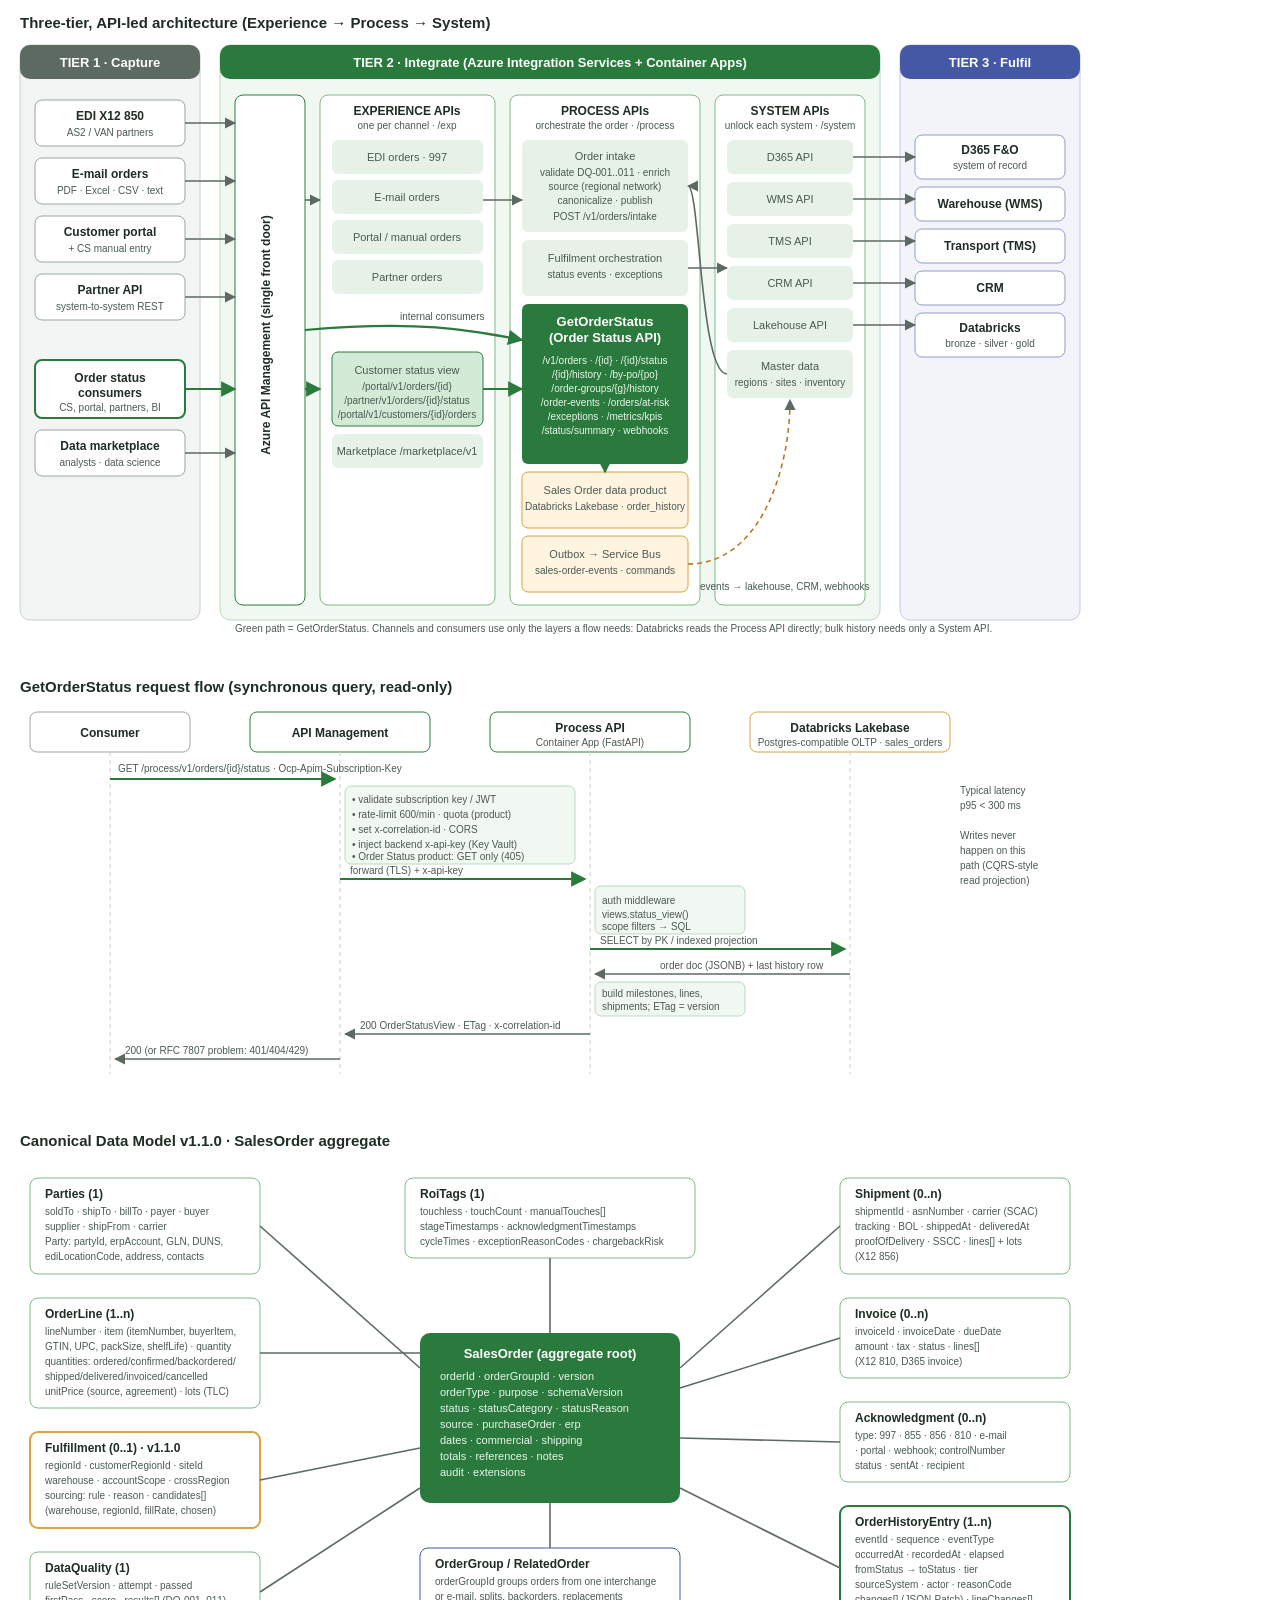
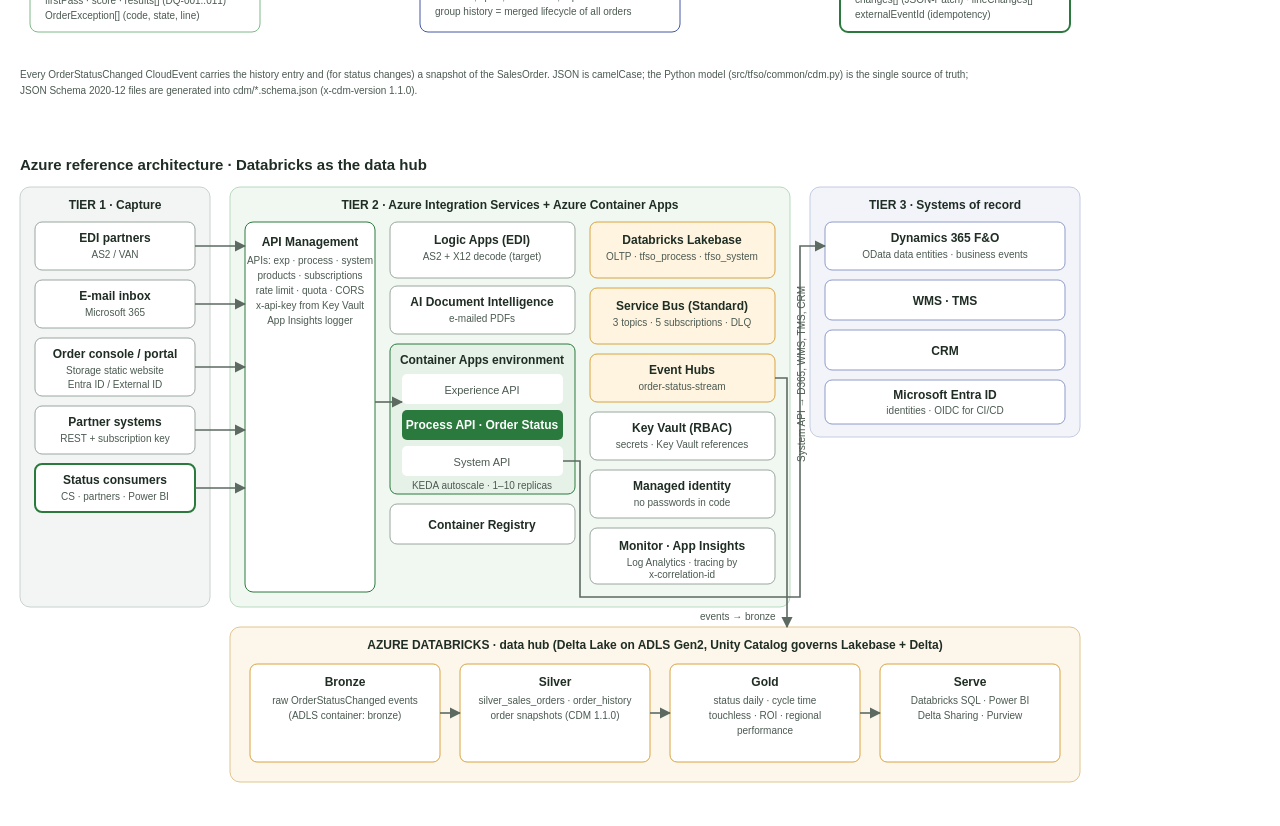
<file: docs/design-doc-src/diagrams.html>
<!doctype html>
<html><head><meta charset="utf-8"><title>Diagrams</title>
<style>
  body { margin: 0; background: #fff; font-family: Arial, Helvetica, sans-serif; }
  svg { display: block; margin: 0 0 24px; }
  .t { font: 700 15px Arial; fill: #1f2d24; }
  .h { font: 700 13px Arial; fill: #fff; }
  .l { font: 600 12px Arial; fill: #1f2d24; }
  .s { font: 11px Arial; fill: #4b5a51; }
  .xs { font: 10px Arial; fill: #4b5a51; }
  .mono { font: 11px "Courier New", monospace; fill: #1f2d24; }
  .edge { stroke: #5d6a62; stroke-width: 1.6; fill: none; }
  .edge2 { stroke: #2b7a3d; stroke-width: 2.2; fill: none; }
  .dash { stroke: #b7791f; stroke-width: 1.6; fill: none; stroke-dasharray: 5 4; }
</style></head><body>

<!-- ===================== D1: 3-tier API-led architecture ===================== -->
<svg id="d1" width="1100" height="640" viewBox="0 0 1100 640" xmlns="http://www.w3.org/2000/svg">
  <defs>
    <marker id="a" viewBox="0 0 10 10" refX="9" refY="5" markerWidth="7" markerHeight="7" orient="auto"><path d="M0,0 L10,5 L0,10z" fill="#5d6a62"/></marker>
    <marker id="g" viewBox="0 0 10 10" refX="9" refY="5" markerWidth="7" markerHeight="7" orient="auto"><path d="M0,0 L10,5 L0,10z" fill="#2b7a3d"/></marker>
  </defs>
  <text x="20" y="28" class="t">Three-tier, API-led architecture (Experience → Process → System)</text>
  <!-- Tier columns -->
  <rect x="20" y="45" width="180" height="575" rx="10" fill="#f3f5f4" stroke="#c9d2cc"/>
  <rect x="20" y="45" width="180" height="34" rx="10" fill="#5d6a62"/><text x="110" y="67" text-anchor="middle" class="h">TIER 1 · Capture</text>
  <rect x="220" y="45" width="660" height="575" rx="10" fill="#f1f8f2" stroke="#b9d9bf"/>
  <rect x="220" y="45" width="660" height="34" rx="10" fill="#2b7a3d"/><text x="550" y="67" text-anchor="middle" class="h">TIER 2 · Integrate (Azure Integration Services + Container Apps)</text>
  <rect x="900" y="45" width="180" height="575" rx="10" fill="#f2f4fa" stroke="#c4cbe3"/>
  <rect x="900" y="45" width="180" height="34" rx="10" fill="#4458a5"/><text x="990" y="67" text-anchor="middle" class="h">TIER 3 · Fulfil</text>

  <!-- Tier 1 channels -->
  <g>
    <rect x="35" y="100" width="150" height="46" rx="7" fill="#fff" stroke="#9aa79f"/><text x="110" y="120" text-anchor="middle" class="l">EDI X12 850</text><text x="110" y="136" text-anchor="middle" class="xs">AS2 / VAN partners</text>
    <rect x="35" y="158" width="150" height="46" rx="7" fill="#fff" stroke="#9aa79f"/><text x="110" y="178" text-anchor="middle" class="l">E-mail orders</text><text x="110" y="194" text-anchor="middle" class="xs">PDF · Excel · CSV · text</text>
    <rect x="35" y="216" width="150" height="46" rx="7" fill="#fff" stroke="#9aa79f"/><text x="110" y="236" text-anchor="middle" class="l">Customer portal</text><text x="110" y="252" text-anchor="middle" class="xs">+ CS manual entry</text>
    <rect x="35" y="274" width="150" height="46" rx="7" fill="#fff" stroke="#9aa79f"/><text x="110" y="294" text-anchor="middle" class="l">Partner API</text><text x="110" y="310" text-anchor="middle" class="xs">system-to-system REST</text>
    <rect x="35" y="360" width="150" height="58" rx="7" fill="#fff" stroke="#2b7a3d" stroke-width="2"/><text x="110" y="382" text-anchor="middle" class="l">Order status</text><text x="110" y="397" text-anchor="middle" class="l">consumers</text><text x="110" y="411" text-anchor="middle" class="xs">CS, portal, partners, BI</text>
    <rect x="35" y="430" width="150" height="46" rx="7" fill="#fff" stroke="#9aa79f"/><text x="110" y="450" text-anchor="middle" class="l">Data marketplace</text><text x="110" y="466" text-anchor="middle" class="xs">analysts · data science</text>
  </g>

  <!-- APIM -->
  <rect x="235" y="95" width="70" height="510" rx="8" fill="#fff" stroke="#2b7a3d"/>
  <text x="270" y="335" text-anchor="middle" class="l" transform="rotate(-90 270 335)">Azure API Management (single front door)</text>

  <!-- Experience layer -->
  <rect x="320" y="95" width="175" height="510" rx="8" fill="#ffffff" stroke="#7fb98a"/>
  <text x="407" y="115" text-anchor="middle" class="l">EXPERIENCE APIs</text><text x="407" y="129" text-anchor="middle" class="xs">one per channel · /exp</text>
  <rect x="332" y="140" width="151" height="34" rx="6" fill="#e6f2e8"/><text x="407" y="161" text-anchor="middle" class="s">EDI orders · 997</text>
  <rect x="332" y="180" width="151" height="34" rx="6" fill="#e6f2e8"/><text x="407" y="201" text-anchor="middle" class="s">E-mail orders</text>
  <rect x="332" y="220" width="151" height="34" rx="6" fill="#e6f2e8"/><text x="407" y="241" text-anchor="middle" class="s">Portal / manual orders</text>
  <rect x="332" y="260" width="151" height="34" rx="6" fill="#e6f2e8"/><text x="407" y="281" text-anchor="middle" class="s">Partner orders</text>
  <rect x="332" y="352" width="151" height="74" rx="6" fill="#d3ead7" stroke="#2b7a3d"/><text x="407" y="374" text-anchor="middle" class="s">Customer status view</text><text x="407" y="390" text-anchor="middle" class="xs">/portal/v1/orders/{id}</text><text x="407" y="404" text-anchor="middle" class="xs">/partner/v1/orders/{id}/status</text><text x="407" y="418" text-anchor="middle" class="xs">/portal/v1/customers/{id}/orders</text>
  <rect x="332" y="434" width="151" height="34" rx="6" fill="#e6f2e8"/><text x="407" y="455" text-anchor="middle" class="s">Marketplace /marketplace/v1</text>

  <!-- Process layer -->
  <rect x="510" y="95" width="190" height="510" rx="8" fill="#ffffff" stroke="#7fb98a"/>
  <text x="605" y="115" text-anchor="middle" class="l">PROCESS APIs</text><text x="605" y="129" text-anchor="middle" class="xs">orchestrate the order · /process</text>
  <rect x="522" y="140" width="166" height="92" rx="6" fill="#e6f2e8"/><text x="605" y="160" text-anchor="middle" class="s">Order intake</text><text x="605" y="176" text-anchor="middle" class="xs">validate DQ-001..011 · enrich</text><text x="605" y="190" text-anchor="middle" class="xs">source (regional network)</text><text x="605" y="204" text-anchor="middle" class="xs">canonicalize · publish</text><text x="605" y="220" text-anchor="middle" class="xs">POST /v1/orders/intake</text>
  <rect x="522" y="240" width="166" height="56" rx="6" fill="#e6f2e8"/><text x="605" y="262" text-anchor="middle" class="s">Fulfilment orchestration</text><text x="605" y="278" text-anchor="middle" class="xs">status events · exceptions</text>
  <rect x="522" y="304" width="166" height="160" rx="6" fill="#2b7a3d"/><text x="605" y="326" text-anchor="middle" class="h">GetOrderStatus</text><text x="605" y="342" text-anchor="middle" class="h">(Order Status API)</text>
  <text x="605" y="364" text-anchor="middle" font-size="10" fill="#e8f5ea">/v1/orders · /{id} · /{id}/status</text>
  <text x="605" y="378" text-anchor="middle" font-size="10" fill="#e8f5ea">/{id}/history · /by-po/{po}</text>
  <text x="605" y="392" text-anchor="middle" font-size="10" fill="#e8f5ea">/order-groups/{g}/history</text>
  <text x="605" y="406" text-anchor="middle" font-size="10" fill="#e8f5ea">/order-events · /orders/at-risk</text>
  <text x="605" y="420" text-anchor="middle" font-size="10" fill="#e8f5ea">/exceptions · /metrics/kpis</text>
  <text x="605" y="434" text-anchor="middle" font-size="10" fill="#e8f5ea">/status/summary · webhooks</text>
  <rect x="522" y="472" width="166" height="56" rx="6" fill="#fff4e0" stroke="#d9a441"/><text x="605" y="494" text-anchor="middle" class="s">Sales Order data product</text><text x="605" y="510" text-anchor="middle" class="xs">Databricks Lakebase · order_history</text>
  <rect x="522" y="536" width="166" height="56" rx="6" fill="#fff4e0" stroke="#d9a441"/><text x="605" y="558" text-anchor="middle" class="s">Outbox → Service Bus</text><text x="605" y="574" text-anchor="middle" class="xs">sales-order-events · commands</text>

  <!-- System layer -->
  <rect x="715" y="95" width="150" height="510" rx="8" fill="#ffffff" stroke="#7fb98a"/>
  <text x="790" y="115" text-anchor="middle" class="l">SYSTEM APIs</text><text x="790" y="129" text-anchor="middle" class="xs">unlock each system · /system</text>
  <rect x="727" y="140" width="126" height="34" rx="6" fill="#e6f2e8"/><text x="790" y="161" text-anchor="middle" class="s">D365 API</text>
  <rect x="727" y="182" width="126" height="34" rx="6" fill="#e6f2e8"/><text x="790" y="203" text-anchor="middle" class="s">WMS API</text>
  <rect x="727" y="224" width="126" height="34" rx="6" fill="#e6f2e8"/><text x="790" y="245" text-anchor="middle" class="s">TMS API</text>
  <rect x="727" y="266" width="126" height="34" rx="6" fill="#e6f2e8"/><text x="790" y="287" text-anchor="middle" class="s">CRM API</text>
  <rect x="727" y="308" width="126" height="34" rx="6" fill="#e6f2e8"/><text x="790" y="329" text-anchor="middle" class="s">Lakehouse API</text>
  <rect x="727" y="350" width="126" height="48" rx="6" fill="#e6f2e8"/><text x="790" y="370" text-anchor="middle" class="s">Master data</text><text x="790" y="386" text-anchor="middle" class="xs">regions · sites · inventory</text>

  <!-- Tier 3 -->
  <rect x="915" y="135" width="150" height="44" rx="7" fill="#fff" stroke="#8e9bc9"/><text x="990" y="154" text-anchor="middle" class="l">D365 F&amp;O</text><text x="990" y="169" text-anchor="middle" class="xs">system of record</text>
  <rect x="915" y="187" width="150" height="34" rx="7" fill="#fff" stroke="#8e9bc9"/><text x="990" y="208" text-anchor="middle" class="l">Warehouse (WMS)</text>
  <rect x="915" y="229" width="150" height="34" rx="7" fill="#fff" stroke="#8e9bc9"/><text x="990" y="250" text-anchor="middle" class="l">Transport (TMS)</text>
  <rect x="915" y="271" width="150" height="34" rx="7" fill="#fff" stroke="#8e9bc9"/><text x="990" y="292" text-anchor="middle" class="l">CRM</text>
  <rect x="915" y="313" width="150" height="44" rx="7" fill="#fff" stroke="#8e9bc9"/><text x="990" y="332" text-anchor="middle" class="l">Databricks</text><text x="990" y="347" text-anchor="middle" class="xs">bronze · silver · gold</text>

  <!-- edges -->
  <path class="edge" d="M185,123 H235" marker-end="url(#a)"/><path class="edge" d="M185,181 H235" marker-end="url(#a)"/>
  <path class="edge" d="M185,239 H235" marker-end="url(#a)"/><path class="edge" d="M185,297 H235" marker-end="url(#a)"/>
  <path class="edge2" d="M185,389 H235" marker-end="url(#g)"/><path class="edge" d="M185,453 H235" marker-end="url(#a)"/>
  <path class="edge" d="M305,200 H320" marker-end="url(#a)"/><path class="edge2" d="M305,389 H320" marker-end="url(#g)"/>
  <path class="edge" d="M483,200 H522" marker-end="url(#a)"/>
  <path class="edge2" d="M483,389 H522" marker-end="url(#g)"/>
  <path class="edge2" d="M305,330 C 420,320 470,330 522,340" marker-end="url(#g)"/>
  <text x="400" y="320" class="xs" fill="#2b7a3d">internal consumers</text>
  <path class="edge" d="M688,268 H727" marker-end="url(#a)"/>
  <path class="edge" d="M727,374 C 700,374 700,186 688,186" marker-end="url(#a)"/>
  <path class="edge" d="M853,157 H915" marker-end="url(#a)"/><path class="edge" d="M853,199 H915" marker-end="url(#a)"/>
  <path class="edge" d="M853,241 H915" marker-end="url(#a)"/><path class="edge" d="M853,283 H915" marker-end="url(#a)"/>
  <path class="edge" d="M853,325 H915" marker-end="url(#a)"/>
  <path class="edge2" d="M605,464 V472" marker-end="url(#g)"/>
  <path class="dash" d="M688,564 C 760,564 790,470 790,400" marker-end="url(#a)"/>
  <text x="700" y="590" class="xs">events → lakehouse, CRM, webhooks</text>
  <text x="235" y="632" class="xs">Green path = GetOrderStatus. Channels and consumers use only the layers a flow needs: Databricks reads the Process API directly; bulk history needs only a System API.</text>
</svg>

<!-- ===================== D2: GetOrderStatus request flow ===================== -->
<svg id="d2" width="1100" height="430" viewBox="0 0 1100 430" xmlns="http://www.w3.org/2000/svg">
  <defs><marker id="b" viewBox="0 0 10 10" refX="9" refY="5" markerWidth="7" markerHeight="7" orient="auto"><path d="M0,0 L10,5 L0,10z" fill="#2b7a3d"/></marker>
  <marker id="b2" viewBox="0 0 10 10" refX="9" refY="5" markerWidth="7" markerHeight="7" orient="auto"><path d="M0,0 L10,5 L0,10z" fill="#5d6a62"/></marker></defs>
  <text x="20" y="28" class="t">GetOrderStatus request flow (synchronous query, read-only)</text>
  <!-- lifelines -->
  <g>
    <rect x="30" y="48" width="160" height="40" rx="7" fill="#fff" stroke="#9aa79f"/><text x="110" y="73" text-anchor="middle" class="l">Consumer</text>
    <rect x="250" y="48" width="180" height="40" rx="7" fill="#fff" stroke="#2b7a3d"/><text x="340" y="73" text-anchor="middle" class="l">API Management</text>
    <rect x="490" y="48" width="200" height="40" rx="7" fill="#fff" stroke="#2b7a3d"/><text x="590" y="68" text-anchor="middle" class="l">Process API</text><text x="590" y="82" text-anchor="middle" class="xs">Container App (FastAPI)</text>
    <rect x="750" y="48" width="200" height="40" rx="7" fill="#fff" stroke="#d9a441"/><text x="850" y="68" text-anchor="middle" class="l">Databricks Lakebase</text><text x="850" y="82" text-anchor="middle" class="xs">Postgres-compatible OLTP · sales_orders</text>
  </g>
  <path d="M110,88 V410 M340,88 V410 M590,88 V410 M850,88 V410" stroke="#c9d2cc" stroke-dasharray="4 4"/>
  <path class="edge2" d="M110,115 H335" marker-end="url(#b)"/><text x="118" y="108" class="xs">GET /process/v1/orders/{id}/status · Ocp-Apim-Subscription-Key</text>
  <rect x="345" y="122" width="230" height="78" rx="6" fill="#f1f8f2" stroke="#b9d9bf"/>
  <text x="352" y="139" class="xs">• validate subscription key / JWT</text><text x="352" y="154" class="xs">• rate-limit 600/min · quota (product)</text>
  <text x="352" y="169" class="xs">• set x-correlation-id · CORS</text><text x="352" y="184" class="xs">• inject backend x-api-key (Key Vault)</text>
  <text x="352" y="196" class="xs">• Order Status product: GET only (405)</text>
  <path class="edge2" d="M340,215 H585" marker-end="url(#b)"/><text x="350" y="210" class="xs">forward (TLS) + x-api-key</text>
  <rect x="595" y="222" width="150" height="48" rx="6" fill="#f1f8f2" stroke="#b9d9bf"/><text x="602" y="240" class="xs">auth middleware</text><text x="602" y="254" class="xs">views.status_view()</text><text x="602" y="266" class="xs">scope filters → SQL</text>
  <path class="edge2" d="M590,285 H845" marker-end="url(#b)"/><text x="600" y="280" class="xs">SELECT by PK / indexed projection</text>
  <path class="edge" d="M850,310 H595" marker-end="url(#b2)"/><text x="660" y="305" class="xs">order doc (JSONB) + last history row</text>
  <rect x="595" y="318" width="150" height="34" rx="6" fill="#f1f8f2" stroke="#b9d9bf"/><text x="602" y="333" class="xs">build milestones, lines,</text><text x="602" y="346" class="xs">shipments; ETag = version</text>
  <path class="edge" d="M590,370 H345" marker-end="url(#b2)"/><text x="360" y="365" class="xs">200 OrderStatusView · ETag · x-correlation-id</text>
  <path class="edge" d="M340,395 H115" marker-end="url(#b2)"/><text x="125" y="390" class="xs">200 (or RFC 7807 problem: 401/404/429)</text>
  <text x="960" y="130" class="xs">Typical latency</text><text x="960" y="145" class="xs">p95 &lt; 300 ms</text>
  <text x="960" y="175" class="xs">Writes never</text><text x="960" y="190" class="xs">happen on this</text><text x="960" y="205" class="xs">path (CQRS-style</text><text x="960" y="220" class="xs">read projection)</text>
</svg>

<!-- ===================== D3: CDM entity model ===================== -->
<svg id="d3" width="1100" height="600" viewBox="0 0 1100 600" xmlns="http://www.w3.org/2000/svg">
  <text x="20" y="28" class="t">Canonical Data Model v1.1.0 · SalesOrder aggregate</text>
  <g font-family="Arial">
    <!-- center -->
    <rect x="420" y="215" width="260" height="170" rx="10" fill="#2b7a3d"/>
    <text x="550" y="240" text-anchor="middle" class="h">SalesOrder (aggregate root)</text>
    <text x="440" y="262" font-size="11" fill="#e8f5ea">orderId · orderGroupId · version</text>
    <text x="440" y="278" font-size="11" fill="#e8f5ea">orderType · purpose · schemaVersion</text>
    <text x="440" y="294" font-size="11" fill="#e8f5ea">status · statusCategory · statusReason</text>
    <text x="440" y="310" font-size="11" fill="#e8f5ea">source · purchaseOrder · erp</text>
    <text x="440" y="326" font-size="11" fill="#e8f5ea">dates · commercial · shipping</text>
    <text x="440" y="342" font-size="11" fill="#e8f5ea">totals · references · notes</text>
    <text x="440" y="358" font-size="11" fill="#e8f5ea">audit · extensions</text>
  </g>
  <!-- satellites -->
  <g>
    <rect x="30" y="60" width="230" height="96" rx="8" fill="#fff" stroke="#7fb98a"/><text x="45" y="80" class="l">Parties (1)</text><text x="45" y="97" class="xs">soldTo · shipTo · billTo · payer · buyer</text><text x="45" y="112" class="xs">supplier · shipFrom · carrier</text><text x="45" y="127" class="xs">Party: partyId, erpAccount, GLN, DUNS,</text><text x="45" y="142" class="xs">ediLocationCode, address, contacts</text>
    <rect x="30" y="180" width="230" height="110" rx="8" fill="#fff" stroke="#7fb98a"/><text x="45" y="200" class="l">OrderLine (1..n)</text><text x="45" y="217" class="xs">lineNumber · item (itemNumber, buyerItem,</text><text x="45" y="232" class="xs">GTIN, UPC, packSize, shelfLife) · quantity</text><text x="45" y="247" class="xs">quantities: ordered/confirmed/backordered/</text><text x="45" y="262" class="xs">shipped/delivered/invoiced/cancelled</text><text x="45" y="277" class="xs">unitPrice (source, agreement) · lots (TLC)</text>
    <rect x="30" y="314" width="230" height="96" rx="8" fill="#fff" stroke="#d9a441" stroke-width="2"/><text x="45" y="334" class="l">Fulfillment (0..1) · v1.1.0</text><text x="45" y="351" class="xs">regionId · customerRegionId · siteId</text><text x="45" y="366" class="xs">warehouse · accountScope · crossRegion</text><text x="45" y="381" class="xs">sourcing: rule · reason · candidates[]</text><text x="45" y="396" class="xs">(warehouse, regionId, fillRate, chosen)</text>
    <rect x="30" y="434" width="230" height="80" rx="8" fill="#fff" stroke="#7fb98a"/><text x="45" y="454" class="l">DataQuality (1)</text><text x="45" y="471" class="xs">ruleSetVersion · attempt · passed</text><text x="45" y="486" class="xs">firstPass · score · results[] (DQ-001..011)</text><text x="45" y="501" class="xs">OrderException[] (code, state, line)</text>

    <rect x="840" y="60" width="230" height="96" rx="8" fill="#fff" stroke="#7fb98a"/><text x="855" y="80" class="l">Shipment (0..n)</text><text x="855" y="97" class="xs">shipmentId · asnNumber · carrier (SCAC)</text><text x="855" y="112" class="xs">tracking · BOL · shippedAt · deliveredAt</text><text x="855" y="127" class="xs">proofOfDelivery · SSCC · lines[] + lots</text><text x="855" y="142" class="xs">(X12 856)</text>
    <rect x="840" y="180" width="230" height="80" rx="8" fill="#fff" stroke="#7fb98a"/><text x="855" y="200" class="l">Invoice (0..n)</text><text x="855" y="217" class="xs">invoiceId · invoiceDate · dueDate</text><text x="855" y="232" class="xs">amount · tax · status · lines[]</text><text x="855" y="247" class="xs">(X12 810, D365 invoice)</text>
    <rect x="840" y="284" width="230" height="80" rx="8" fill="#fff" stroke="#7fb98a"/><text x="855" y="304" class="l">Acknowledgment (0..n)</text><text x="855" y="321" class="xs">type: 997 · 855 · 856 · 810 · e-mail</text><text x="855" y="336" class="xs">· portal · webhook; controlNumber</text><text x="855" y="351" class="xs">status · sentAt · recipient</text>
    <rect x="840" y="388" width="230" height="126" rx="8" fill="#fff" stroke="#2b7a3d" stroke-width="2"/><text x="855" y="408" class="l">OrderHistoryEntry (1..n)</text><text x="855" y="425" class="xs">eventId · sequence · eventType</text><text x="855" y="440" class="xs">occurredAt · recordedAt · elapsed</text><text x="855" y="455" class="xs">fromStatus → toStatus · tier</text><text x="855" y="470" class="xs">sourceSystem · actor · reasonCode</text><text x="855" y="485" class="xs">changes[] (JSON-Patch) · lineChanges[]</text><text x="855" y="500" class="xs">externalEventId (idempotency)</text>

    <rect x="405" y="60" width="290" height="80" rx="8" fill="#fff" stroke="#7fb98a"/><text x="420" y="80" class="l">RoiTags (1)</text><text x="420" y="97" class="xs">touchless · touchCount · manualTouches[]</text><text x="420" y="112" class="xs">stageTimestamps · acknowledgmentTimestamps</text><text x="420" y="127" class="xs">cycleTimes · exceptionReasonCodes · chargebackRisk</text>
    <rect x="420" y="430" width="260" height="84" rx="8" fill="#fff" stroke="#4458a5"/><text x="435" y="450" class="l">OrderGroup / RelatedOrder</text><text x="435" y="467" class="xs">orderGroupId groups orders from one interchange</text><text x="435" y="482" class="xs">or e-mail, splits, backorders, replacements</text><text x="435" y="497" class="xs">group history = merged lifecycle of all orders</text>
  </g>
  <g class="edge">
    <path d="M260,108 L420,250"/><path d="M260,235 H420"/><path d="M260,362 L420,330"/><path d="M260,474 L420,370"/>
    <path d="M840,108 L680,250"/><path d="M840,220 L680,270"/><path d="M840,324 L680,320"/><path d="M840,450 L680,370"/>
    <path d="M550,140 V215"/><path d="M550,385 V430"/>
  </g>
  <text x="20" y="560" class="xs">Every OrderStatusChanged CloudEvent carries the history entry and (for status changes) a snapshot of the SalesOrder. JSON is camelCase; the Python model (src/tfso/common/cdm.py) is the single source of truth;</text>
  <text x="20" y="576" class="xs">JSON Schema 2020-12 files are generated into cdm/*.schema.json (x-cdm-version 1.1.0).</text>
</svg>

<!-- ===================== D4: Azure reference architecture ===================== -->
<svg id="d4" width="1100" height="660" viewBox="0 0 1100 660" xmlns="http://www.w3.org/2000/svg">
  <defs><marker id="c" viewBox="0 0 10 10" refX="9" refY="5" markerWidth="7" markerHeight="7" orient="auto"><path d="M0,0 L10,5 L0,10z" fill="#5d6a62"/></marker></defs>
  <text x="20" y="28" class="t">Azure reference architecture · Databricks as the data hub</text>
  <!-- tier 1 -->
  <rect x="20" y="45" width="190" height="420" rx="10" fill="#f3f5f4" stroke="#c9d2cc"/><text x="115" y="67" text-anchor="middle" class="l">TIER 1 · Capture</text>
  <rect x="35" y="80" width="160" height="48" rx="7" fill="#fff" stroke="#9aa79f"/><text x="115" y="100" text-anchor="middle" class="l">EDI partners</text><text x="115" y="116" text-anchor="middle" class="xs">AS2 / VAN</text>
  <rect x="35" y="138" width="160" height="48" rx="7" fill="#fff" stroke="#9aa79f"/><text x="115" y="158" text-anchor="middle" class="l">E-mail inbox</text><text x="115" y="174" text-anchor="middle" class="xs">Microsoft 365</text>
  <rect x="35" y="196" width="160" height="58" rx="7" fill="#fff" stroke="#9aa79f"/><text x="115" y="216" text-anchor="middle" class="l">Order console / portal</text><text x="115" y="232" text-anchor="middle" class="xs">Storage static website</text><text x="115" y="246" text-anchor="middle" class="xs">Entra ID / External ID</text>
  <rect x="35" y="264" width="160" height="48" rx="7" fill="#fff" stroke="#9aa79f"/><text x="115" y="284" text-anchor="middle" class="l">Partner systems</text><text x="115" y="300" text-anchor="middle" class="xs">REST + subscription key</text>
  <rect x="35" y="322" width="160" height="48" rx="7" fill="#fff" stroke="#2b7a3d" stroke-width="2"/><text x="115" y="342" text-anchor="middle" class="l">Status consumers</text><text x="115" y="358" text-anchor="middle" class="xs">CS · partners · Power BI</text>
  <!-- tier 2 -->
  <rect x="230" y="45" width="560" height="420" rx="10" fill="#f1f8f2" stroke="#b9d9bf"/><text x="510" y="67" text-anchor="middle" class="l">TIER 2 · Azure Integration Services + Azure Container Apps</text>
  <rect x="245" y="80" width="130" height="370" rx="8" fill="#fff" stroke="#2b7a3d"/><text x="310" y="104" text-anchor="middle" class="l">API Management</text><text x="310" y="122" text-anchor="middle" class="xs">APIs: exp · process · system</text><text x="310" y="137" text-anchor="middle" class="xs">products · subscriptions</text><text x="310" y="152" text-anchor="middle" class="xs">rate limit · quota · CORS</text><text x="310" y="167" text-anchor="middle" class="xs">x-api-key from Key Vault</text><text x="310" y="182" text-anchor="middle" class="xs">App Insights logger</text>
  <rect x="390" y="80" width="185" height="56" rx="7" fill="#fff" stroke="#9aa79f"/><text x="482" y="102" text-anchor="middle" class="l">Logic Apps (EDI)</text><text x="482" y="118" text-anchor="middle" class="xs">AS2 + X12 decode (target)</text>
  <rect x="390" y="144" width="185" height="48" rx="7" fill="#fff" stroke="#9aa79f"/><text x="482" y="164" text-anchor="middle" class="l">AI Document Intelligence</text><text x="482" y="180" text-anchor="middle" class="xs">e-mailed PDFs</text>
  <rect x="390" y="202" width="185" height="150" rx="7" fill="#e6f2e8" stroke="#2b7a3d"/><text x="482" y="222" text-anchor="middle" class="l">Container Apps environment</text>
  <rect x="402" y="232" width="161" height="30" rx="5" fill="#fff"/><text x="482" y="252" text-anchor="middle" class="s">Experience API</text>
  <rect x="402" y="268" width="161" height="30" rx="5" fill="#2b7a3d"/><text x="482" y="287" text-anchor="middle" font-size="12" font-weight="700" fill="#fff">Process API · Order Status</text>
  <rect x="402" y="304" width="161" height="30" rx="5" fill="#fff"/><text x="482" y="324" text-anchor="middle" class="s">System API</text>
  <text x="482" y="347" text-anchor="middle" class="xs">KEDA autoscale · 1–10 replicas</text>
  <rect x="390" y="362" width="185" height="40" rx="7" fill="#fff" stroke="#9aa79f"/><text x="482" y="387" text-anchor="middle" class="l">Container Registry</text>
  <rect x="590" y="80" width="185" height="56" rx="7" fill="#fff4e0" stroke="#d9a441"/><text x="682" y="102" text-anchor="middle" class="l">Databricks Lakebase</text><text x="682" y="118" text-anchor="middle" class="xs">OLTP · tfso_process · tfso_system</text>
  <rect x="590" y="146" width="185" height="56" rx="7" fill="#fff4e0" stroke="#d9a441"/><text x="682" y="168" text-anchor="middle" class="l">Service Bus (Standard)</text><text x="682" y="184" text-anchor="middle" class="xs">3 topics · 5 subscriptions · DLQ</text>
  <rect x="590" y="212" width="185" height="48" rx="7" fill="#fff4e0" stroke="#d9a441"/><text x="682" y="232" text-anchor="middle" class="l">Event Hubs</text><text x="682" y="248" text-anchor="middle" class="xs">order-status-stream</text>
  <rect x="590" y="270" width="185" height="48" rx="7" fill="#fff" stroke="#9aa79f"/><text x="682" y="290" text-anchor="middle" class="l">Key Vault (RBAC)</text><text x="682" y="306" text-anchor="middle" class="xs">secrets · Key Vault references</text>
  <rect x="590" y="328" width="185" height="48" rx="7" fill="#fff" stroke="#9aa79f"/><text x="682" y="348" text-anchor="middle" class="l">Managed identity</text><text x="682" y="364" text-anchor="middle" class="xs">no passwords in code</text>
  <rect x="590" y="386" width="185" height="56" rx="7" fill="#fff" stroke="#9aa79f"/><text x="682" y="408" text-anchor="middle" class="l">Monitor · App Insights</text><text x="682" y="424" text-anchor="middle" class="xs">Log Analytics · tracing by</text><text x="682" y="436" text-anchor="middle" class="xs">x-correlation-id</text>
  <!-- tier 3 -->
  <rect x="810" y="45" width="270" height="250" rx="10" fill="#f2f4fa" stroke="#c4cbe3"/><text x="945" y="67" text-anchor="middle" class="l">TIER 3 · Systems of record</text>
  <rect x="825" y="80" width="240" height="48" rx="7" fill="#fff" stroke="#8e9bc9"/><text x="945" y="100" text-anchor="middle" class="l">Dynamics 365 F&amp;O</text><text x="945" y="116" text-anchor="middle" class="xs">OData data entities · business events</text>
  <rect x="825" y="138" width="240" height="40" rx="7" fill="#fff" stroke="#8e9bc9"/><text x="945" y="163" text-anchor="middle" class="l">WMS · TMS</text>
  <rect x="825" y="188" width="240" height="40" rx="7" fill="#fff" stroke="#8e9bc9"/><text x="945" y="213" text-anchor="middle" class="l">CRM</text>
  <rect x="825" y="238" width="240" height="44" rx="7" fill="#fff" stroke="#8e9bc9"/><text x="945" y="257" text-anchor="middle" class="l">Microsoft Entra ID</text><text x="945" y="272" text-anchor="middle" class="xs">identities · OIDC for CI/CD</text>
  <!-- data hub -->
  <rect x="230" y="485" width="850" height="155" rx="10" fill="#fdf6ea" stroke="#e2c58f"/>
  <text x="655" y="507" text-anchor="middle" class="l">AZURE DATABRICKS · data hub (Delta Lake on ADLS Gen2, Unity Catalog governs Lakebase + Delta)</text>
  <rect x="250" y="522" width="190" height="98" rx="7" fill="#fff" stroke="#d9a441"/><text x="345" y="544" text-anchor="middle" class="l">Bronze</text><text x="345" y="562" text-anchor="middle" class="xs">raw OrderStatusChanged events</text><text x="345" y="577" text-anchor="middle" class="xs">(ADLS container: bronze)</text>
  <rect x="460" y="522" width="190" height="98" rx="7" fill="#fff" stroke="#d9a441"/><text x="555" y="544" text-anchor="middle" class="l">Silver</text><text x="555" y="562" text-anchor="middle" class="xs">silver_sales_orders · order_history</text><text x="555" y="577" text-anchor="middle" class="xs">order snapshots (CDM 1.1.0)</text>
  <rect x="670" y="522" width="190" height="98" rx="7" fill="#fff" stroke="#d9a441"/><text x="765" y="544" text-anchor="middle" class="l">Gold</text><text x="765" y="562" text-anchor="middle" class="xs">status daily · cycle time</text><text x="765" y="577" text-anchor="middle" class="xs">touchless · ROI · regional</text><text x="765" y="592" text-anchor="middle" class="xs">performance</text>
  <rect x="880" y="522" width="180" height="98" rx="7" fill="#fff" stroke="#d9a441"/><text x="970" y="544" text-anchor="middle" class="l">Serve</text><text x="970" y="562" text-anchor="middle" class="xs">Databricks SQL · Power BI</text><text x="970" y="577" text-anchor="middle" class="xs">Delta Sharing · Purview</text>
  <!-- edges -->
  <g class="edge">
    <path d="M195,104 H245" marker-end="url(#c)"/><path d="M195,162 H245" marker-end="url(#c)"/><path d="M195,225 H245" marker-end="url(#c)"/><path d="M195,288 H245" marker-end="url(#c)"/><path d="M195,346 H245" marker-end="url(#c)"/>
    <path d="M375,260 H402" marker-end="url(#c)"/>
    <path d="M563,319 H580 V455 H800 V104 H825" marker-end="url(#c)"/>
    <path d="M775,236 H787 V485" marker-end="url(#c)"/>
    <path d="M440,571 H460" marker-end="url(#c)"/><path d="M650,571 H670" marker-end="url(#c)"/><path d="M860,571 H880" marker-end="url(#c)"/>
  </g>
  <text x="700" y="478" class="xs">events → bronze</text><text x="805" y="320" class="xs" transform="rotate(-90 805 320)">System API → D365, WMS, TMS, CRM</text>
</svg>
</body></html>
</file>
